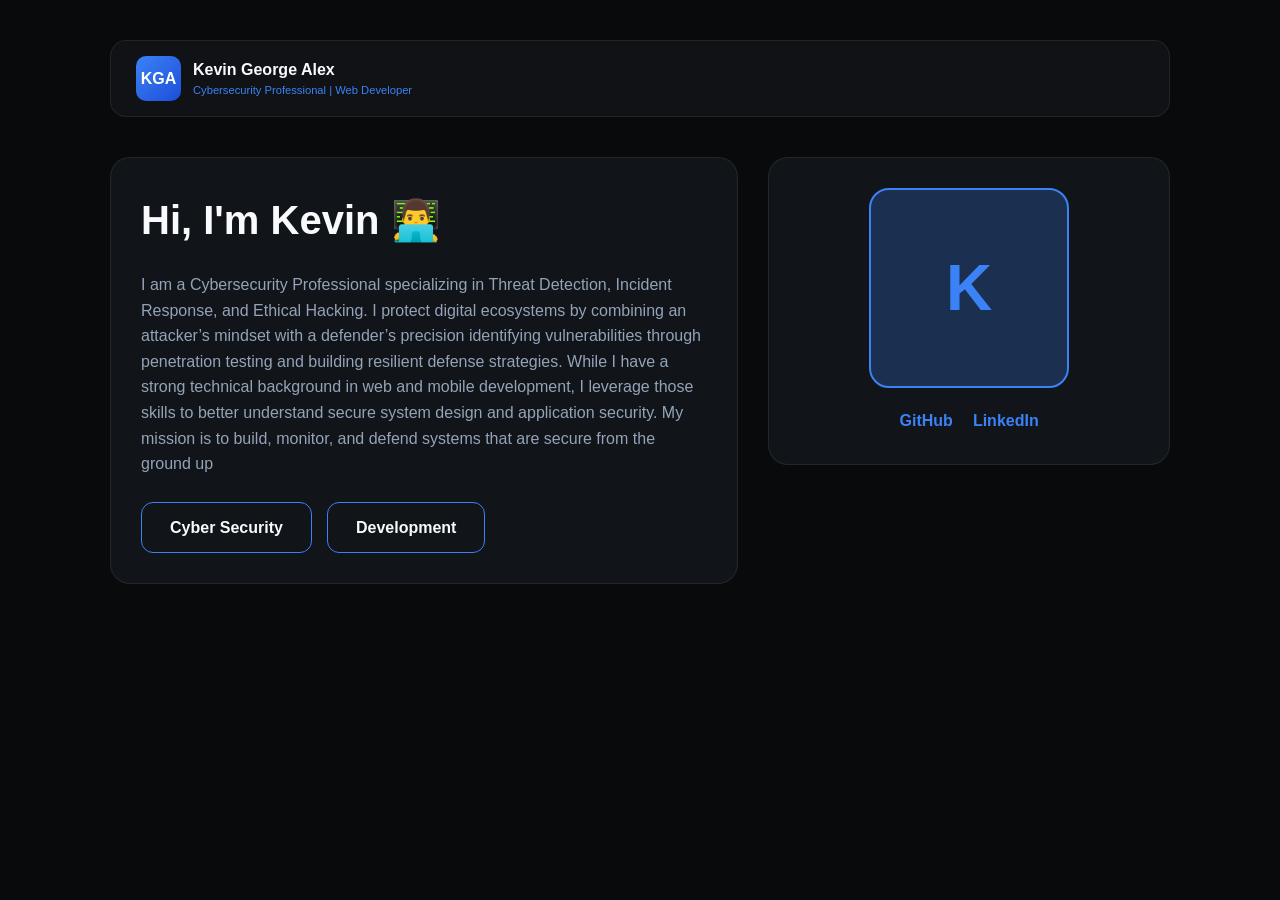
<file: index.html>
<!DOCTYPE html>
<html lang="en">
<head>
    <meta charset="UTF-8">
    <meta name="viewport" content="width=device-width, initial-scale=1.0">
    <title>Kevin George Alex | Portfolio</title>
    <link rel="stylesheet" href="style.css">
</head>
<body>
    <section>
        <header class="page-header">
            <div class="logo-box">
                <div class="initials">KGA</div>
                <div class="logo-text">
                    <p style="font-weight: bold;">Kevin George Alex</p>
                    <p style="font-size: 0.7rem; color: var(--accent);">Cybersecurity Professional | Web Developer</p>
                </div>
            </div>
            <nav class="section-nav">
               
            </nav>
        </header>

        <div class="hero-container">
            <div class="card">
                <h1 style="font-size: 2.5rem; margin-bottom: 20px;">Hi, I'm Kevin 👨‍💻</h1>
                <p style="color: var(--text-dim); margin-bottom: 25px;">
                  I am a Cybersecurity Professional specializing in Threat Detection, Incident Response, and Ethical Hacking. I protect digital ecosystems by combining an attacker’s mindset with a defender’s precision identifying vulnerabilities through penetration testing and building resilient defense strategies. While I have a strong technical background in web and mobile development, I leverage those skills to better understand secure system design and application security. My mission is to build, monitor, and defend systems that are secure from the ground up
                </p>
                <div class="hero-btns">
                    <a href="hacking.html" class="btn-outline">Cyber Security</a>
                    <a href="development.html" class="btn-outline">Development</a>
                </div>
            </div>

            <div class="card" style="text-align: center; flex: 0.6; min-width: 280px;">
                <div class="profile-circle" style="display: flex; align-items: center; justify-content: center; background: var(--accent-glow); border: 2px solid var(--accent);">
                    <span style="font-size: 4rem; font-weight: bold; color: var(--accent); font-family: sans-serif;">K</span>
                </div>
                <div style="display:flex; justify-content: center; gap: 20px; margin-top: 10px;">
                    <a href="https://github.com/kevin2003-art" target="_blank" style="color:var(--accent); text-decoration:none; font-weight:600;">GitHub</a>
                    <a href="https://www.linkedin.com/in/kevin-george-alex-8327aa2a0/" target="_blank" style="color:var(--accent); text-decoration:none; font-weight:600;">LinkedIn</a>
                </div>
            </div>
        </div>
    </section>
</body>

</html>
</file>
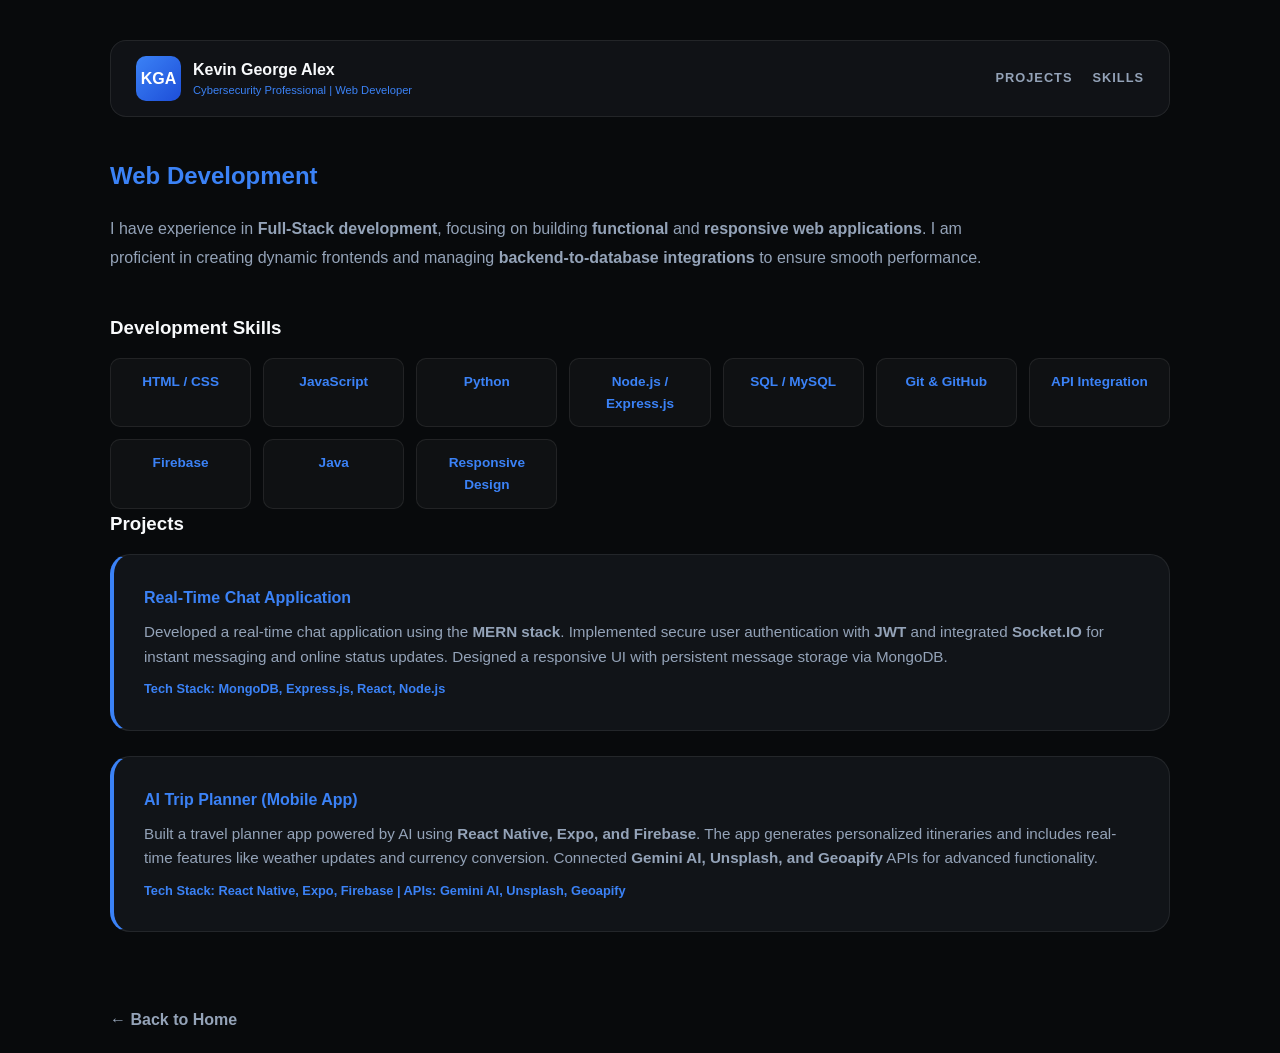
<file: development.html>
<!DOCTYPE html>
<html lang="en">
<head>
    <meta charset="UTF-8">
    <meta name="viewport" content="width=device-width, initial-scale=1.0">
    <title>Development | KGA</title>
    <link rel="stylesheet" href="style.css">
</head>
<body>
    <section>
        <header class="page-header">
            <div class="logo-box">
                <div class="initials">KGA</div>
                <div class="logo-text">
                    <p style="font-weight: bold;">Kevin George Alex</p>
                    <p style="font-size: 0.7rem; color: var(--accent);">Cybersecurity Professional | Web Developer</p>
                </div>
            </div>
            <nav class="section-nav">
                <a href="#projects">Projects</a>
                <a href="#skills">Skills</a>
            </nav>
        </header>

        <h2 style="color: var(--accent); margin-bottom: 20px;">Web Development</h2>
        
        <p style="color: var(--text-dim); margin-bottom: 40px; line-height: 1.8; max-width: 900px;">
            I have experience in <b>Full-Stack development</b>, focusing on building <b>functional</b> and 
            <b>responsive web applications</b>. I am proficient in creating dynamic frontends and managing 
            <b>backend-to-database integrations</b> to ensure smooth performance.
        </p>
            <div id="skills" style="margin-top: 40px;">
            <h3 style="margin-bottom: 15px;">Development Skills</h3>
            <div class="skills-grid">
                <span>HTML / CSS</span>
                <span>JavaScript</span>
                <span>Python</span>
                <span>Node.js / Express.js</span>
                <span>SQL / MySQL</span>
                <span>Git & GitHub</span>
                <span>API Integration</span>
                <span>Firebase</span>
                <span>Java</span>
                <span>Responsive Design</span>
            </div>
        </div>

        <div id="projects">
            <h3 style="margin-bottom: 15px;">Projects</h3>
            
            <div class="card" style="border-left: 4px solid var(--accent); margin-bottom: 25px;">
                <h4 style="color: var(--accent);">Real-Time Chat Application</h4>
                <p style="color: var(--text-dim); margin-top: 10px; font-size: 0.95rem;">
                    Developed a real-time chat application using the <b>MERN stack</b>. Implemented secure user authentication with <b>JWT</b> and integrated <b>Socket.IO</b> for instant messaging and online status updates. Designed a responsive UI with persistent message storage via MongoDB.
                </p>
                <p style="color: var(--accent); font-size: 0.8rem; margin-top: 10px; font-weight: bold;">
                    Tech Stack: MongoDB, Express.js, React, Node.js
                </p>
            </div>

            <div class="card" style="border-left: 4px solid var(--accent); margin-bottom: 25px;">
                <h4 style="color: var(--accent);">AI Trip Planner (Mobile App)</h4>
                <p style="color: var(--text-dim); margin-top: 10px; font-size: 0.95rem;">
                    Built a travel planner app powered by AI using <b>React Native, Expo, and Firebase</b>. The app generates personalized itineraries and includes real-time features like weather updates and currency conversion. Connected <b>Gemini AI, Unsplash, and Geoapify</b> APIs for advanced functionality.
                </p>
                <p style="color: var(--accent); font-size: 0.8rem; margin-top: 10px; font-weight: bold;">
                    Tech Stack: React Native, Expo, Firebase | APIs: Gemini AI, Unsplash, Geoapify
                </p>
            </div>
        </div>

        
        <a href="index.html" class="back-btn" style="margin-top: 50px;">← Back to Home</a>
    </section>
</body>
</html>
</file>
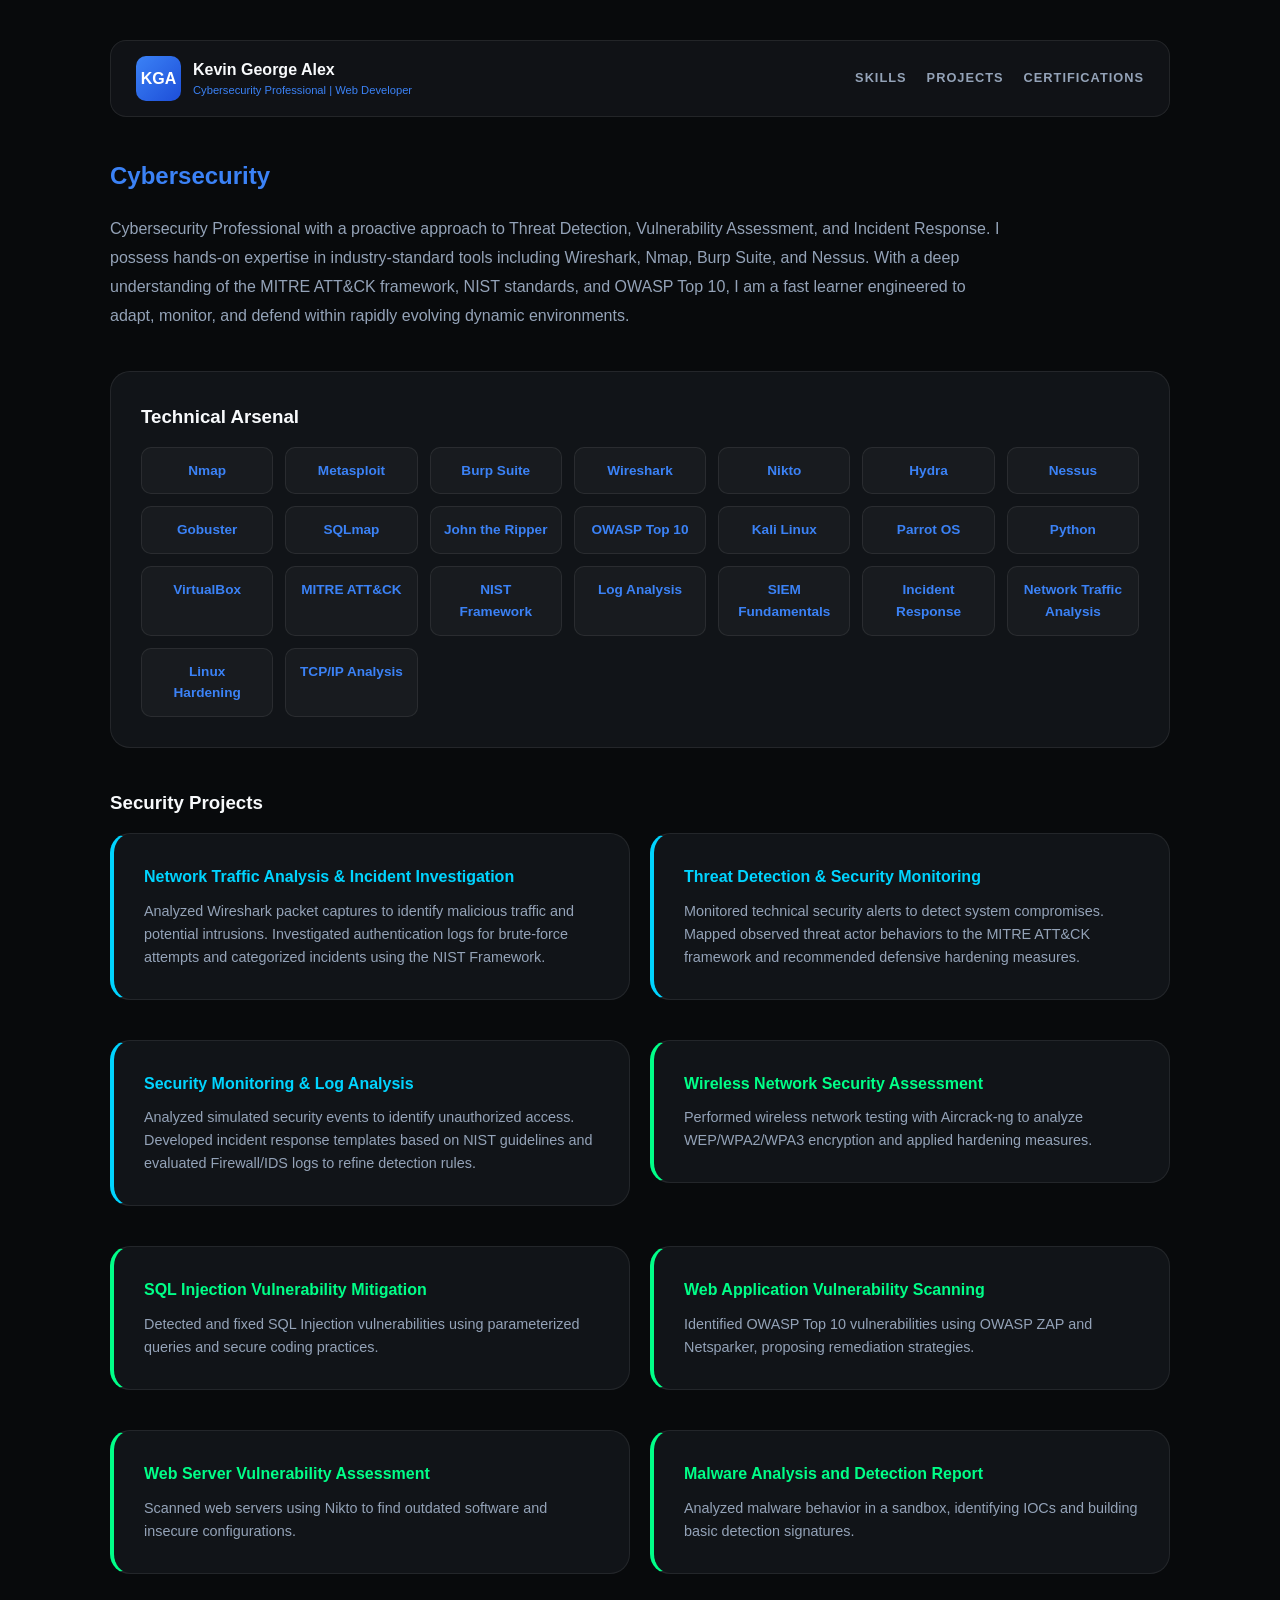
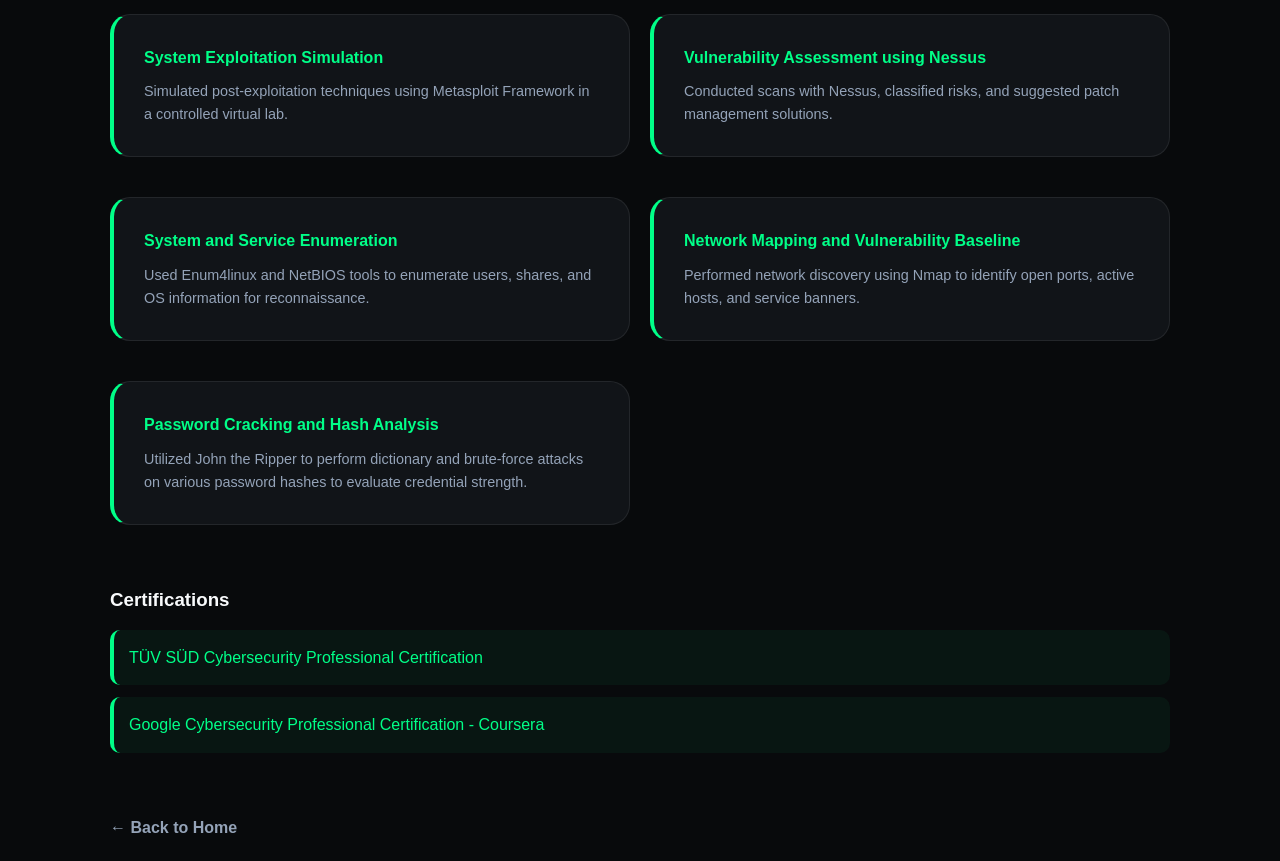
<file: hacking.html>
<!DOCTYPE html>
<html lang="en">
<head>
    <meta charset="UTF-8">
    <meta name="viewport" content="width=device-width, initial-scale=1.0">
    <title>Cybersecurity Professional | KGA</title>
    <link rel="stylesheet" href="style.css">
</head>
<body>
    <section>
        <header class="page-header">
            <div class="logo-box">
                <div class="initials">KGA</div>
                <div class="logo-text">
                    <p style="font-weight: bold;">Kevin George Alex</p>
                    <p style="font-size: 0.7rem; color: var(--accent);">Cybersecurity Professional | Web Developer</p>
                </div>
            </div>
            <nav class="section-nav">
                <a href="#arsenal">Skills</a>
                <a href="#projects">Projects</a>
                <a href="#certs">Certifications</a>
            </nav>
        </header>

        <h2 style="color: var(--accent); margin-bottom: 20px;">Cybersecurity</h2>
        
        <p style="color: var(--text-dim); margin-bottom: 40px; line-height: 1.8; max-width: 900px;">
            Cybersecurity Professional with a proactive approach to Threat Detection, Vulnerability Assessment, and Incident Response. I possess hands-on expertise in industry-standard tools including Wireshark, Nmap, Burp Suite, and Nessus. With a deep understanding of the MITRE ATT&CK framework, NIST standards, and OWASP Top 10, I am a fast learner engineered to adapt, monitor, and defend within rapidly evolving dynamic environments.
        </p>

        <div class="card" id="arsenal">
            <h3 style="margin-bottom:15px;">Technical Arsenal</h3>
            <div class="skills-grid">
                <span>Nmap</span><span>Metasploit</span><span>Burp Suite</span><span>Wireshark</span>
                <span>Nikto</span><span>Hydra</span><span>Nessus</span><span>Gobuster</span>
                <span>SQLmap</span><span>John the Ripper</span><span>OWASP Top 10</span>
                <span>Kali Linux</span><span>Parrot OS</span><span>Python</span><span>VirtualBox</span>
                <span>MITRE ATT&CK</span><span>NIST Framework</span><span>Log Analysis</span>
                <span>SIEM Fundamentals</span><span>Incident Response</span>
                <span>Network Traffic Analysis</span><span>Linux Hardening</span>
                <span>TCP/IP Analysis</span>
            </div>
        </div>

       <h3 id="projects" style="margin: 40px 0 15px;">Security Projects</h3>
<div class="hero-container" style="margin-top:0; display: grid; grid-template-columns: repeat(auto-fit, minmax(400px, 1fr)); gap: 20px;">
    
    <div class="card" style="border-left: 4px solid #00d4ff;"> <h4 style="color: #00d4ff;">Network Traffic Analysis & Incident Investigation</h4>
        <p style="font-size:0.9rem; margin-top:10px; color: var(--text-dim);">Analyzed Wireshark packet captures to identify malicious traffic and potential intrusions. Investigated authentication logs for brute-force attempts and categorized incidents using the NIST Framework.</p>
    </div>

    <div class="card" style="border-left: 4px solid #00d4ff;">
        <h4 style="color: #00d4ff;">Threat Detection & Security Monitoring</h4>
        <p style="font-size:0.9rem; margin-top:10px; color: var(--text-dim);">Monitored technical security alerts to detect system compromises. Mapped observed threat actor behaviors to the MITRE ATT&CK framework and recommended defensive hardening measures.</p>
    </div>

    <div class="card" style="border-left: 4px solid #00d4ff;">
        <h4 style="color: #00d4ff;">Security Monitoring & Log Analysis</h4>
        <p style="font-size:0.9rem; margin-top:10px; color: var(--text-dim);">Analyzed simulated security events to identify unauthorized access. Developed incident response templates based on NIST guidelines and evaluated Firewall/IDS logs to refine detection rules.</p>
    </div>

    <div class="card" style="border-left: 4px solid var(--secondary);">
        <h4 style="color: var(--secondary);">Wireless Network Security Assessment</h4>
        <p style="font-size:0.9rem; margin-top:10px; color: var(--text-dim);">Performed wireless network testing with Aircrack-ng to analyze WEP/WPA2/WPA3 encryption and applied hardening measures.</p>
    </div>

    <div class="card" style="border-left: 4px solid var(--secondary);">
        <h4 style="color: var(--secondary);">SQL Injection Vulnerability Mitigation</h4>
        <p style="font-size:0.9rem; margin-top:10px; color: var(--text-dim);">Detected and fixed SQL Injection vulnerabilities using parameterized queries and secure coding practices.</p>
    </div>

    <div class="card" style="border-left: 4px solid var(--secondary);">
        <h4 style="color: var(--secondary);">Web Application Vulnerability Scanning</h4>
        <p style="font-size:0.9rem; margin-top:10px; color: var(--text-dim);">Identified OWASP Top 10 vulnerabilities using OWASP ZAP and Netsparker, proposing remediation strategies.</p>
    </div>

    <div class="card" style="border-left: 4px solid var(--secondary);">
        <h4 style="color: var(--secondary);">Web Server Vulnerability Assessment</h4>
        <p style="font-size:0.9rem; margin-top:10px; color: var(--text-dim);">Scanned web servers using Nikto to find outdated software and insecure configurations.</p>
    </div>

    <div class="card" style="border-left: 4px solid var(--secondary);">
        <h4 style="color: var(--secondary);">Malware Analysis and Detection Report</h4>
        <p style="font-size:0.9rem; margin-top:10px; color: var(--text-dim);">Analyzed malware behavior in a sandbox, identifying IOCs and building basic detection signatures.</p>
    </div>

    <div class="card" style="border-left: 4px solid var(--secondary);">
        <h4 style="color: var(--secondary);">System Exploitation Simulation</h4>
        <p style="font-size:0.9rem; margin-top:10px; color: var(--text-dim);">Simulated post-exploitation techniques using Metasploit Framework in a controlled virtual lab.</p>
    </div>

    <div class="card" style="border-left: 4px solid var(--secondary);">
        <h4 style="color: var(--secondary);">Vulnerability Assessment using Nessus</h4>
        <p style="font-size:0.9rem; margin-top:10px; color: var(--text-dim);">Conducted scans with Nessus, classified risks, and suggested patch management solutions.</p>
    </div>

    <div class="card" style="border-left: 4px solid var(--secondary);">
        <h4 style="color: var(--secondary);">System and Service Enumeration</h4>
        <p style="font-size:0.9rem; margin-top:10px; color: var(--text-dim);">Used Enum4linux and NetBIOS tools to enumerate users, shares, and OS information for reconnaissance.</p>
    </div>

    <div class="card" style="border-left: 4px solid var(--secondary);">
        <h4 style="color: var(--secondary);">Network Mapping and Vulnerability Baseline</h4>
        <p style="font-size:0.9rem; margin-top:10px; color: var(--text-dim);">Performed network discovery using Nmap to identify open ports, active hosts, and service banners.</p>
    </div>

    <div class="card" style="border-left: 4px solid var(--secondary);">
        <h4 style="color: var(--secondary);">Password Cracking and Hash Analysis</h4>
        <p style="font-size:0.9rem; margin-top:10px; color: var(--text-dim);">Utilized John the Ripper to perform dictionary and brute-force attacks on various password hashes to evaluate credential strength.</p>
    </div>

</div>

        <h3 id="certs" style="margin: 40px 0 15px;">Certifications</h3>
        <div class="cert-item">TÜV SÜD Cybersecurity Professional Certification</div>
        <div class="cert-item">Google Cybersecurity Professional Certification - Coursera</div>
        
        

        <a href="index.html" class="back-btn" style="margin-top: 50px;">← Back to Home</a>
    </section>
</body>

</html>
</file>
<file: style.css>
:root {
    --bg: #080a0c;
    --card: #111418;
    --accent: #3b82f6;
    --accent-glow: rgba(59, 130, 246, 0.25);
    --secondary: #00ff88;
    --text: #f8fafc;
    --text-dim: #94a3b8;
    --glass-border: rgba(255, 255, 255, 0.08);
}

html {
    scroll-behavior: smooth;
}

* { 
    margin: 0; 
    padding: 0; 
    box-sizing: border-box; 
    font-family: 'Inter', -apple-system, sans-serif; 
}

body {
    background-color: var(--bg);
    color: var(--text);
    line-height: 1.6;
    overflow-x: hidden; 
}

section { 
    min-height: 100vh; 
    padding: 20px; 
    max-width: 1100px; 
    margin: 0 auto; 
}

[id] {
    scroll-margin-top: 120px; 
}

.page-header {
    display: flex;
    justify-content: space-between;
    align-items: center;
    background: rgba(17, 20, 24, 0.95);
    backdrop-filter: blur(12px);
    padding: 15px 25px;
    border-radius: 16px;
    border: 1px solid var(--glass-border);
    margin: 20px 0 40px 0;
    position: sticky;
    top: 20px;
    z-index: 1000;
}

.logo-box { 
    display: flex; 
    align-items: center; 
    gap: 12px; 
}

.initials {
    background: linear-gradient(135deg, var(--accent), #1d4ed8);
    color: #fff;
    font-weight: 800;
    width: 45px;
    height: 45px;
    display: flex;
    align-items: center;
    justify-content: center;
    border-radius: 10px;
    flex-shrink: 0;
}

.section-nav { 
    display: flex; 
    gap: 20px; 
    align-items: center;
}

.section-nav a {
    color: var(--text-dim);
    text-decoration: none;
    font-size: 0.8rem;
    font-weight: 700;
    text-transform: uppercase;
    letter-spacing: 1px;
    transition: 0.3s ease;
}

.section-nav a:hover { 
    color: var(--accent); 
}

.hero-container { 
    display: flex; 
    flex-wrap: wrap; 
    gap: 30px; 
    align-items: flex-start;
}

.card {
    background: var(--card);
    padding: 30px;
    border-radius: 20px;
    border: 1px solid var(--glass-border);
    flex: 1; 
    min-width: 320px;
    transition: 0.4s ease;
    margin-bottom: 20px;
}

.card:hover { 
    border-color: var(--accent); 
}

.profile-circle {
    width: 200px !important; 
    height: 200px !important; 
    border-radius: 20px;
    border: 2px solid var(--accent);
    margin: 0 auto 20px;
    overflow: hidden;
    display: flex;
    align-items: center;
    justify-content: center;
    background: #000;
}

.profile-circle img {
    width: 100%;
    height: 100%;
    object-fit: cover;
}

.hero-btns { 
    margin-top: 25px; 
    display: flex; 
    gap: 15px; 
    flex-wrap: wrap; 
}

.btn-outline {
    display: inline-block;
    padding: 12px 28px;
    color: var(--text);
    text-decoration: none;
    font-weight: 600;
    border-radius: 12px;
    border: 1px solid var(--accent);
    transition: all 0.4s cubic-bezier(0.175, 0.885, 0.32, 1.275);
}

.btn-outline:hover {
    background: var(--accent);
    transform: translateY(-8px);
    box-shadow: 0 10px 20px var(--accent-glow);
}

.skills-grid { 
    display: grid; 
    grid-template-columns: repeat(auto-fit, minmax(130px, 1fr)); 
    gap: 12px; 
}

.skills-grid span {
    background: rgba(255,255,255,0.03);
    padding: 12px;
    text-align: center;
    border-radius: 10px;
    border: 1px solid var(--glass-border);
    color: var(--accent);
    font-size: 0.85rem;
    font-weight: 600;
}

.cert-item {
    background: rgba(0, 255, 136, 0.05);
    padding: 15px;
    border-radius: 10px;
    color: var(--secondary);
    border-left: 4px solid var(--secondary);
    margin-bottom: 12px;
}

.back-btn { 
    display: inline-block; 
    margin-top: 30px; 
    color: var(--text-dim); 
    text-decoration: none; 
    font-weight: 600;
    transition: 0.3s; 
}

.back-btn:hover { 
    color: var(--accent); 
    transform: translateX(-5px); 
}

@media (max-width: 768px) {
    .hero-container { 
        flex-direction: column-reverse; 
    }
    .page-header { 
        flex-direction: column; 
        gap: 15px; 
        text-align: center; 
    }
    .card {
        min-width: 100%;
    }
}
</file>
